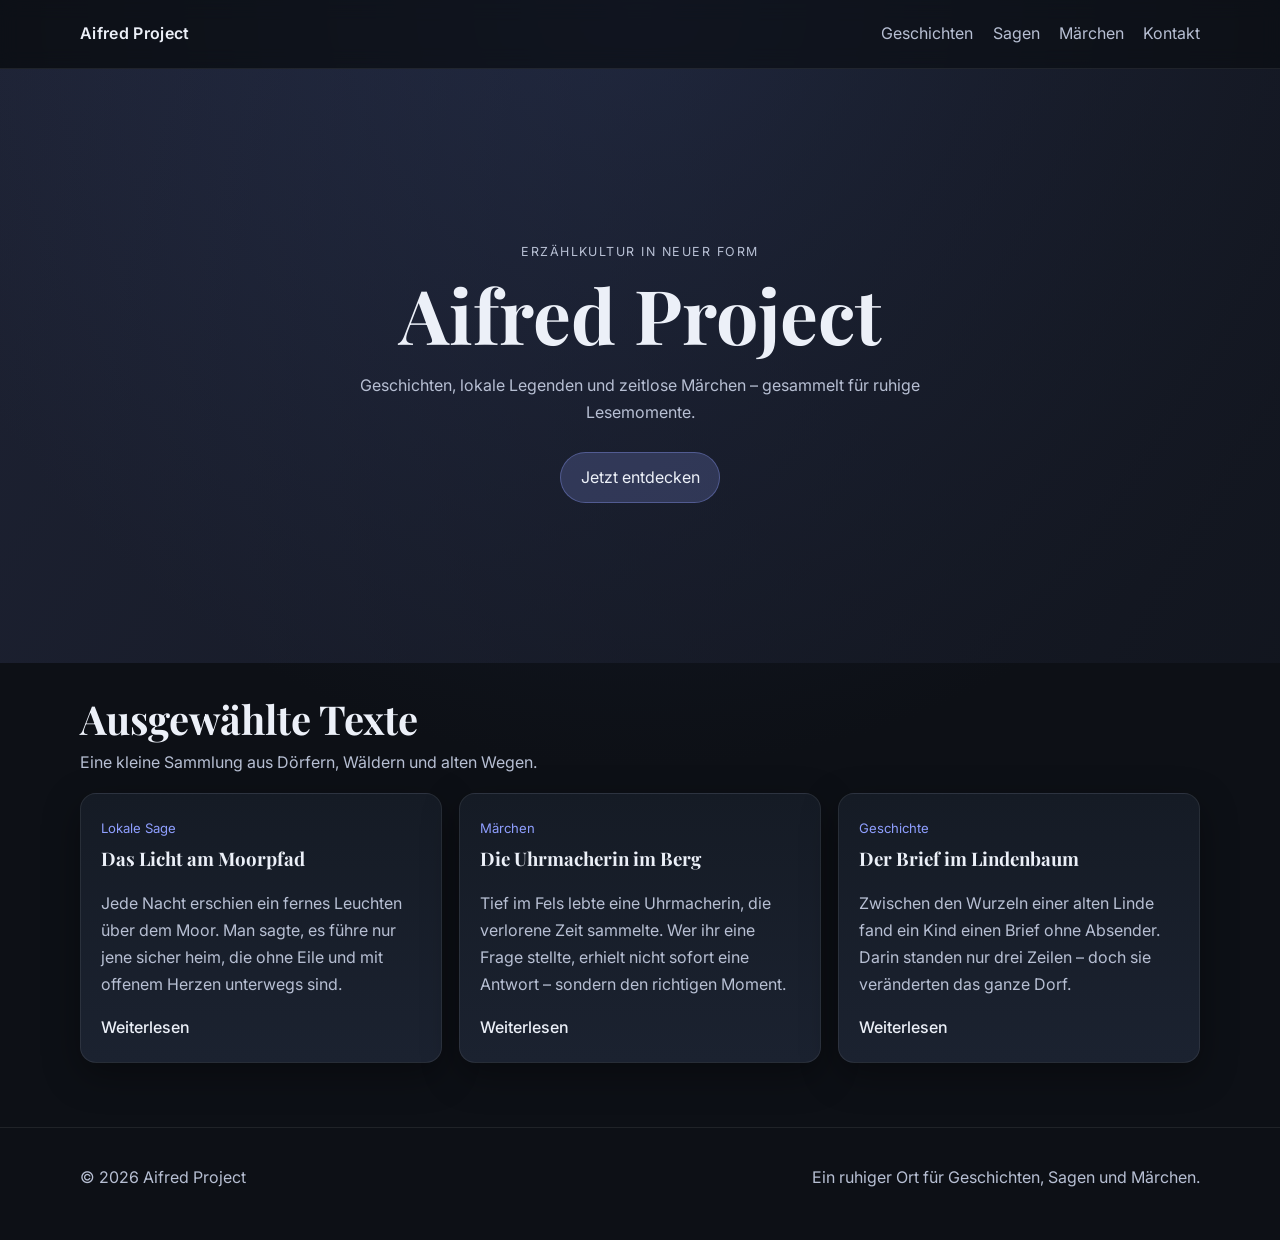
<file: index.html>
<!DOCTYPE html>
<html lang="de">
  <head>
    <meta charset="UTF-8" />
    <meta name="viewport" content="width=device-width, initial-scale=1.0, viewport-fit=cover" />
    <meta
      name="description"
      content="Aifred Project – Geschichten, lokale Sagen und Märchen in modernem, ruhigem Design."
    />
    <title>Aifred Project</title>
    <link rel="preconnect" href="https://fonts.googleapis.com" />
    <link rel="preconnect" href="https://fonts.gstatic.com" crossorigin />
    <link
      href="https://fonts.googleapis.com/css2?family=Inter:wght@400;500;600;700&family=Playfair+Display:wght@600;700&display=swap"
      rel="stylesheet"
    />
    <link rel="stylesheet" href="style.css" />
  </head>
  <body>
    <header class="site-header">
      <nav class="nav container" aria-label="Hauptnavigation">
        <a class="brand" href="#top">Aifred Project</a>
        <button class="menu-toggle" aria-expanded="false" aria-controls="menu-list">
          Menü
        </button>
        <ul id="menu-list" class="menu-list">
          <li><a href="#geschichten">Geschichten</a></li>
          <li><a href="#sagen">Sagen</a></li>
          <li><a href="#maerchen">Märchen</a></li>
          <li><a href="#kontakt">Kontakt</a></li>
        </ul>
      </nav>
    </header>

    <main id="top">
      <section class="hero">
        <div class="hero-overlay"></div>
        <div class="hero-content container">
          <p class="eyebrow">Erzählkultur in neuer Form</p>
          <h1>Aifred Project</h1>
          <p class="subtitle">
            Geschichten, lokale Legenden und zeitlose Märchen – gesammelt für ruhige Lesemomente.
          </p>
          <a class="hero-link" href="#geschichten">Jetzt entdecken</a>
        </div>
      </section>

      <section class="articles container" id="geschichten">
        <div class="section-head">
          <h2>Ausgewählte Texte</h2>
          <p>Eine kleine Sammlung aus Dörfern, Wäldern und alten Wegen.</p>
        </div>

        <div class="card-grid">
          <article class="story-card" id="sagen">
            <span class="tag">Lokale Sage</span>
            <h3>Das Licht am Moorpfad</h3>
            <p>
              Jede Nacht erschien ein fernes Leuchten über dem Moor. Man sagte, es führe nur jene sicher
              heim, die ohne Eile und mit offenem Herzen unterwegs sind.
            </p>
            <a href="article.html?id=moorpfad" aria-label="Sage Das Licht am Moorpfad lesen">Weiterlesen</a>
          </article>

          <article class="story-card" id="maerchen">
            <span class="tag">Märchen</span>
            <h3>Die Uhrmacherin im Berg</h3>
            <p>
              Tief im Fels lebte eine Uhrmacherin, die verlorene Zeit sammelte. Wer ihr eine Frage stellte,
              erhielt nicht sofort eine Antwort – sondern den richtigen Moment.
            </p>
            <a href="article.html?id=uhrmacherin" aria-label="Märchen Die Uhrmacherin im Berg lesen">Weiterlesen</a>
          </article>

          <article class="story-card">
            <span class="tag">Geschichte</span>
            <h3>Der Brief im Lindenbaum</h3>
            <p>
              Zwischen den Wurzeln einer alten Linde fand ein Kind einen Brief ohne Absender. Darin standen
              nur drei Zeilen – doch sie veränderten das ganze Dorf.
            </p>
            <a href="article.html?id=lindenbaum" aria-label="Geschichte Der Brief im Lindenbaum lesen">Weiterlesen</a>
          </article>
        </div>
      </section>
    </main>

    <footer class="site-footer" id="kontakt">
      <div class="container footer-content">
        <p>© <span id="year"></span> Aifred Project</p>
        <p>Ein ruhiger Ort für Geschichten, Sagen und Märchen.</p>
      </div>
    </footer>

    <script src="script.js"></script>
  </body>
</html>
</file>
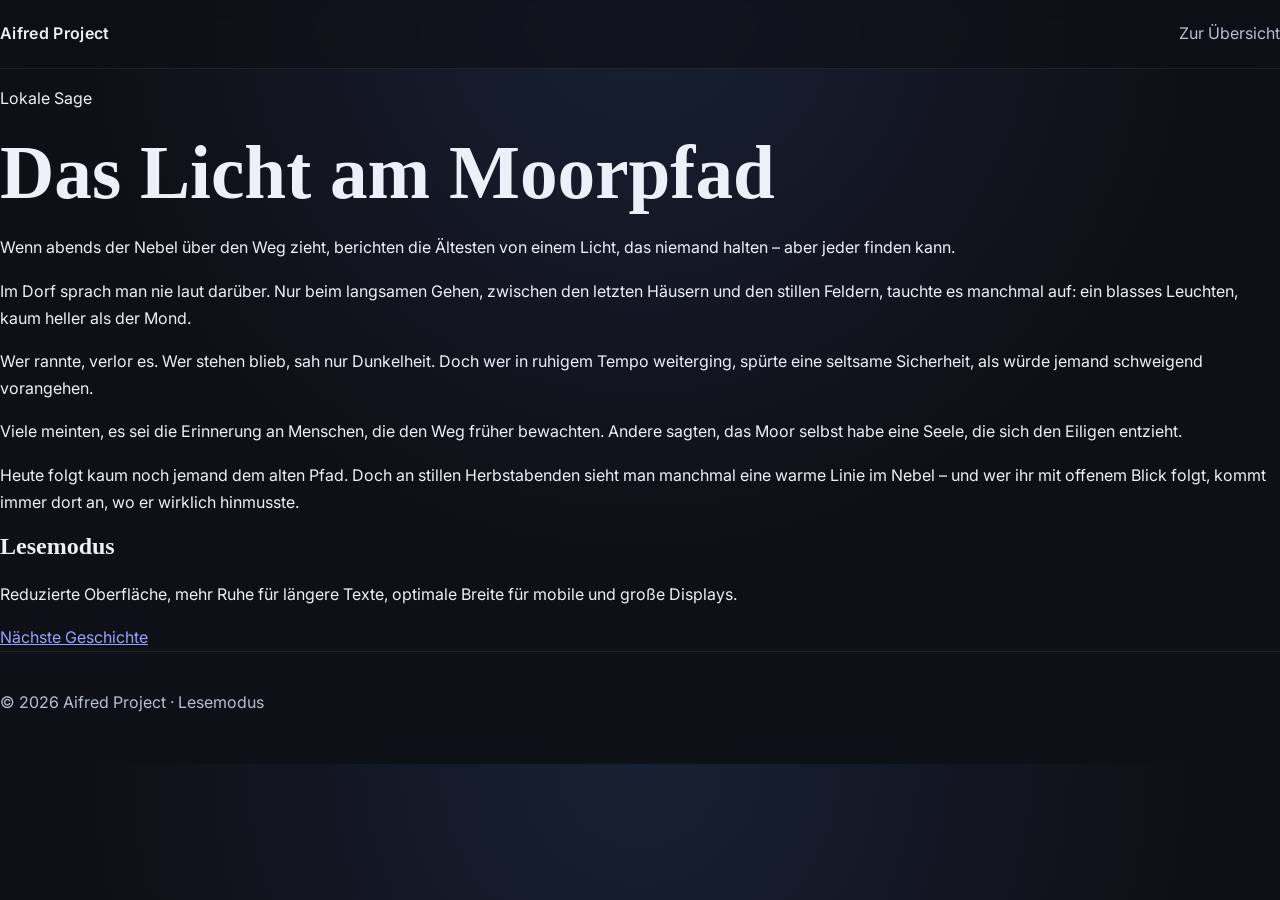
<file: article.html>
<!DOCTYPE html>
<html lang="de">
  <head>
    <meta charset="UTF-8" />
    <meta name="viewport" content="width=device-width, initial-scale=1.0, viewport-fit=cover" />
    <meta name="description" content="Artikelansicht im Lesemodus – Aifred Project" />
    <title>Lesemodus | Aifred Project</title>
    <link rel="preconnect" href="https://fonts.googleapis.com" />
    <link rel="preconnect" href="https://fonts.gstatic.com" crossorigin />
    <link href="https://fonts.googleapis.com/css2?family=Inter:wght@400;500;600&family=Newsreader:opsz,wght@6..72,500;6..72,700&display=swap" rel="stylesheet" />
    <link rel="stylesheet" href="style.css" />
  </head>
  <body class="reading-mode">
    <header class="site-header">
      <nav class="nav shell" aria-label="Hauptnavigation">
        <a class="brand" href="index.html">Aifred Project</a>
        <ul class="menu-list static-menu">
          <li><a href="stories.html">Zur Übersicht</a></li>
        </ul>
      </nav>
    </header>

    <main class="shell article-layout">
      <article class="article-page fade-up">
        <p class="kicker">Lokale Sage</p>
        <h1>Das Licht am Moorpfad</h1>
        <p class="lead">Wenn abends der Nebel über den Weg zieht, berichten die Ältesten von einem Licht, das niemand halten – aber jeder finden kann.</p>

        <p>Im Dorf sprach man nie laut darüber. Nur beim langsamen Gehen, zwischen den letzten Häusern und den stillen Feldern, tauchte es manchmal auf: ein blasses Leuchten, kaum heller als der Mond.</p>
        <p>Wer rannte, verlor es. Wer stehen blieb, sah nur Dunkelheit. Doch wer in ruhigem Tempo weiterging, spürte eine seltsame Sicherheit, als würde jemand schweigend vorangehen.</p>
        <p>Viele meinten, es sei die Erinnerung an Menschen, die den Weg früher bewachten. Andere sagten, das Moor selbst habe eine Seele, die sich den Eiligen entzieht.</p>
        <p>Heute folgt kaum noch jemand dem alten Pfad. Doch an stillen Herbstabenden sieht man manchmal eine warme Linie im Nebel – und wer ihr mit offenem Blick folgt, kommt immer dort an, wo er wirklich hinmusste.</p>
      </article>

      <aside class="article-side slide-up">
        <h2>Lesemodus</h2>
        <p>Reduzierte Oberfläche, mehr Ruhe für längere Texte, optimale Breite für mobile und große Displays.</p>
        <a class="btn" href="stories.html">Nächste Geschichte</a>
      </aside>
    </main>

    <footer class="site-footer compact-footer">
      <p>© <span id="year"></span> Aifred Project · Lesemodus</p>
    </footer>
    <script src="script.js"></script>
  </body>
</html>
</file>
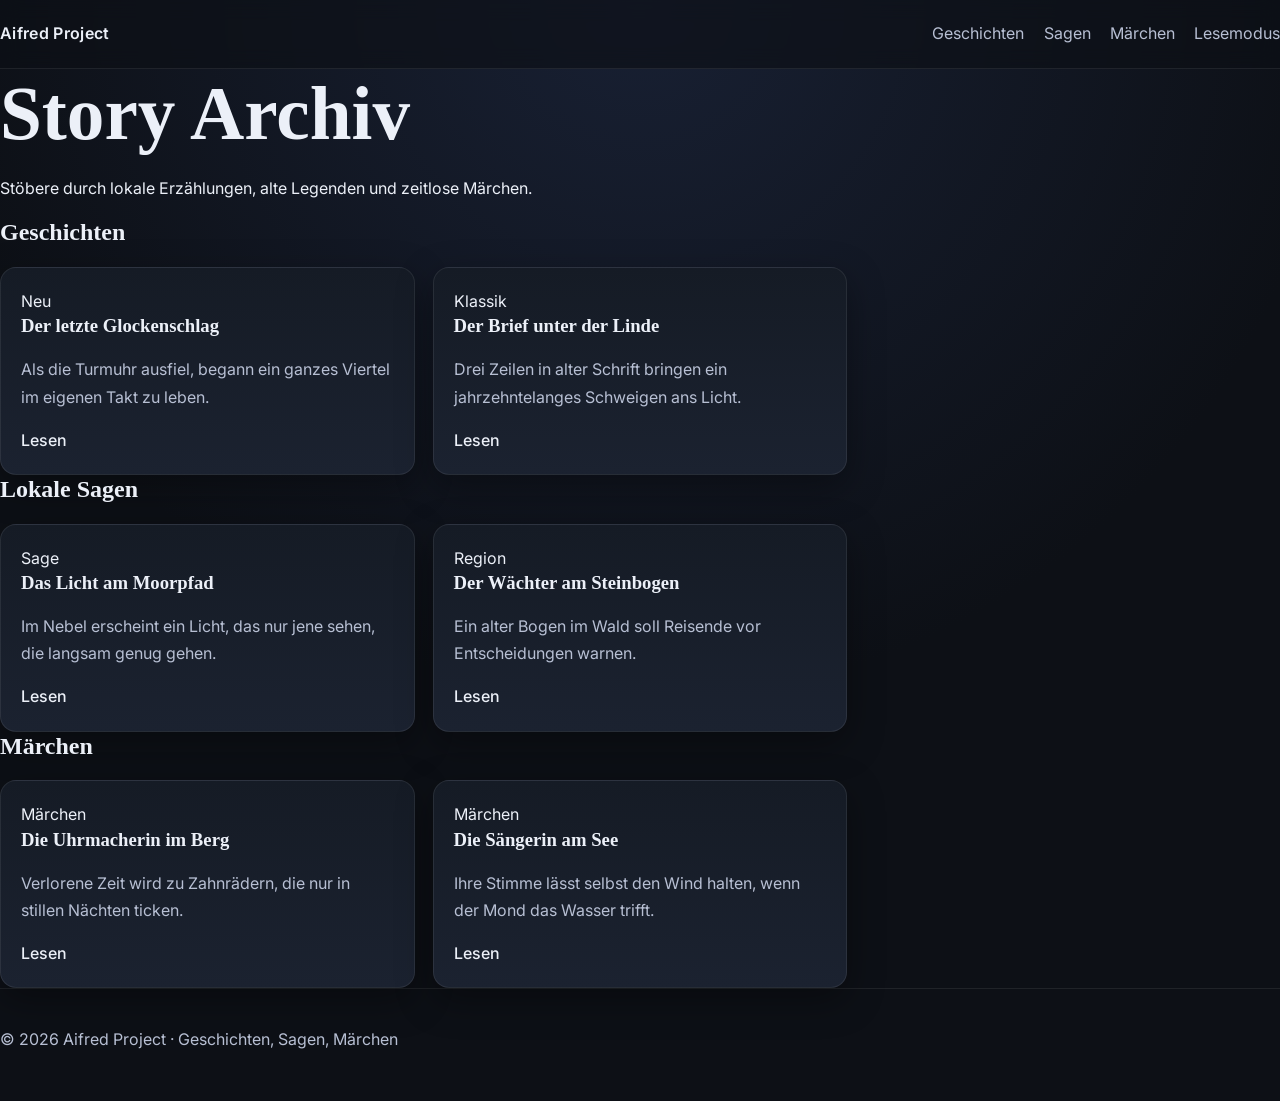
<file: stories.html>
<!DOCTYPE html>
<html lang="de">
  <head>
    <meta charset="UTF-8" />
    <meta name="viewport" content="width=device-width, initial-scale=1.0, viewport-fit=cover" />
    <meta name="description" content="Alle Geschichten, Sagen und Märchen im Aifred Project." />
    <title>Geschichten | Aifred Project</title>
    <link rel="preconnect" href="https://fonts.googleapis.com" />
    <link rel="preconnect" href="https://fonts.gstatic.com" crossorigin />
    <link href="https://fonts.googleapis.com/css2?family=Inter:wght@400;500;600;700&family=Newsreader:opsz,wght@6..72,500;6..72,700&display=swap" rel="stylesheet" />
    <link rel="stylesheet" href="style.css" />
  </head>
  <body>
    <header class="site-header">
      <nav class="nav shell" aria-label="Hauptnavigation">
        <a class="brand" href="index.html">Aifred Project</a>
        <button class="menu-toggle" aria-expanded="false" aria-controls="menu-list">Menü</button>
        <ul id="menu-list" class="menu-list">
          <li><a href="#geschichten">Geschichten</a></li>
          <li><a href="#sagen">Sagen</a></li>
          <li><a href="#maerchen">Märchen</a></li>
          <li><a href="article.html">Lesemodus</a></li>
        </ul>
      </nav>
    </header>

    <main class="shell section">
      <div class="section-title">
        <h1>Story Archiv</h1>
        <p>Stöbere durch lokale Erzählungen, alte Legenden und zeitlose Märchen.</p>
      </div>

      <section id="geschichten" class="category">
        <h2>Geschichten</h2>
        <div class="card-grid">
          <article class="story-card premium-card"><span class="chip">Neu</span><h3>Der letzte Glockenschlag</h3><p>Als die Turmuhr ausfiel, begann ein ganzes Viertel im eigenen Takt zu leben.</p><a href="article.html">Lesen</a></article>
          <article class="story-card premium-card"><span class="chip">Klassik</span><h3>Der Brief unter der Linde</h3><p>Drei Zeilen in alter Schrift bringen ein jahrzehntelanges Schweigen ans Licht.</p><a href="article.html">Lesen</a></article>
        </div>
      </section>

      <section id="sagen" class="category">
        <h2>Lokale Sagen</h2>
        <div class="card-grid">
          <article class="story-card premium-card"><span class="chip">Sage</span><h3>Das Licht am Moorpfad</h3><p>Im Nebel erscheint ein Licht, das nur jene sehen, die langsam genug gehen.</p><a href="article.html">Lesen</a></article>
          <article class="story-card premium-card"><span class="chip">Region</span><h3>Der Wächter am Steinbogen</h3><p>Ein alter Bogen im Wald soll Reisende vor Entscheidungen warnen.</p><a href="article.html">Lesen</a></article>
        </div>
      </section>

      <section id="maerchen" class="category">
        <h2>Märchen</h2>
        <div class="card-grid">
          <article class="story-card premium-card"><span class="chip">Märchen</span><h3>Die Uhrmacherin im Berg</h3><p>Verlorene Zeit wird zu Zahnrädern, die nur in stillen Nächten ticken.</p><a href="article.html">Lesen</a></article>
          <article class="story-card premium-card"><span class="chip">Märchen</span><h3>Die Sängerin am See</h3><p>Ihre Stimme lässt selbst den Wind halten, wenn der Mond das Wasser trifft.</p><a href="article.html">Lesen</a></article>
        </div>
      </section>
    </main>

    <footer class="site-footer compact-footer">
      <p>© <span id="year"></span> Aifred Project · Geschichten, Sagen, Märchen</p>
    </footer>
    <script src="script.js"></script>
  </body>
</html>
</file>
<file: style.css>
:root {
  color-scheme: dark;
  --bg: #0d1016;
  --surface: #151b25;
  --surface-soft: #1b2230;
  --text: #ecf0f8;
  --muted: #b7bfd3;
  --accent: #8f9fff;
  --accent-soft: rgba(143, 159, 255, 0.2);
  --border: rgba(255, 255, 255, 0.08);
  --shadow: 0 12px 36px rgba(0, 0, 0, 0.35);
}

* {
  box-sizing: border-box;
}

html,
body {
  margin: 0;
  padding: 0;
}

body {
  font-family: "Inter", -apple-system, BlinkMacSystemFont, "Segoe UI", sans-serif;
  background: radial-gradient(circle at top, #182033 0%, var(--bg) 55%);
  color: var(--text);
  line-height: 1.7;
}

.container {
  width: min(1120px, 92vw);
  margin-inline: auto;
}

.site-header {
  position: sticky;
  top: 0;
  backdrop-filter: blur(10px);
  background: rgba(13, 16, 22, 0.65);
  border-bottom: 1px solid var(--border);
  z-index: 30;
}

.nav {
  display: flex;
  align-items: center;
  justify-content: space-between;
  min-height: 4.25rem;
}

.brand {
  color: var(--text);
  text-decoration: none;
  font-weight: 600;
  letter-spacing: 0.02em;
}

.menu-list {
  list-style: none;
  display: flex;
  gap: 1.2rem;
  margin: 0;
  padding: 0;
}

.menu-list a {
  color: var(--muted);
  text-decoration: none;
  transition: color 0.2s ease;
}

.menu-list a:hover,
.menu-list a:focus-visible {
  color: var(--text);
}

.menu-toggle {
  display: none;
  border: 1px solid var(--border);
  background: var(--surface);
  color: var(--text);
  border-radius: 999px;
  padding: 0.45rem 0.9rem;
}

.hero {
  position: relative;
  min-height: 66vh;
  display: grid;
  place-items: center;
  overflow: hidden;
}

.hero-overlay {
  position: absolute;
  inset: 0;
  background: linear-gradient(120deg, rgba(143, 159, 255, 0.12), rgba(19, 23, 33, 0.8));
  pointer-events: none;
}

.hero-content {
  position: relative;
  text-align: center;
  padding: 4rem 0;
}

.eyebrow {
  color: var(--muted);
  text-transform: uppercase;
  letter-spacing: 0.12em;
  font-size: 0.78rem;
  margin-bottom: 0.4rem;
}

h1,
h2,
h3 {
  font-family: "Playfair Display", Georgia, serif;
  line-height: 1.2;
  margin-top: 0;
}

h1 {
  font-size: clamp(2.4rem, 7vw, 4.7rem);
  margin-bottom: 0.8rem;
}

.subtitle {
  margin: 0 auto 1.6rem;
  color: var(--muted);
  max-width: 62ch;
}

.hero-link {
  display: inline-block;
  color: var(--text);
  text-decoration: none;
  background: var(--accent-soft);
  border: 1px solid rgba(143, 159, 255, 0.35);
  padding: 0.7rem 1.2rem;
  border-radius: 999px;
}

.articles {
  padding: 2rem 0 4rem;
}

.section-head h2 {
  font-size: clamp(1.7rem, 4vw, 2.5rem);
  margin-bottom: 0.4rem;
}

.section-head p {
  color: var(--muted);
  margin-top: 0;
}

.card-grid {
  display: grid;
  grid-template-columns: repeat(3, minmax(0, 1fr));
  gap: 1.1rem;
}

.story-card {
  background: linear-gradient(180deg, var(--surface), var(--surface-soft));
  border: 1px solid var(--border);
  border-radius: 1rem;
  padding: 1.25rem;
  box-shadow: var(--shadow);
}

.tag {
  display: inline-block;
  color: var(--accent);
  font-size: 0.82rem;
  margin-bottom: 0.6rem;
}

.story-card p {
  color: var(--muted);
}

.story-card a {
  color: var(--text);
  text-decoration: none;
  font-weight: 500;
}

.site-footer {
  border-top: 1px solid var(--border);
  padding: 1.3rem 0 2rem;
  color: var(--muted);
}

.footer-content {
  display: flex;
  justify-content: space-between;
  gap: 1rem;
  flex-wrap: wrap;
}

@media (max-width: 920px) {
  .card-grid {
    grid-template-columns: repeat(2, minmax(0, 1fr));
  }
}

@media (max-width: 760px) {
  .menu-toggle {
    display: inline-flex;
    align-items: center;
  }

  .menu-list {
    position: absolute;
    right: 4vw;
    top: 4.1rem;
    width: min(15rem, 86vw);
    flex-direction: column;
    padding: 0.8rem;
    border-radius: 0.85rem;
    border: 1px solid var(--border);
    background: rgba(21, 27, 37, 0.98);
    transform-origin: top right;
    transform: scale(0.98);
    opacity: 0;
    visibility: hidden;
    transition: 0.18s ease;
  }

  .menu-list.open {
    transform: scale(1);
    opacity: 1;
    visibility: visible;
  }

  .card-grid {
    grid-template-columns: 1fr;
  }

  .hero {
    min-height: 60vh;
  }
}
</file>
